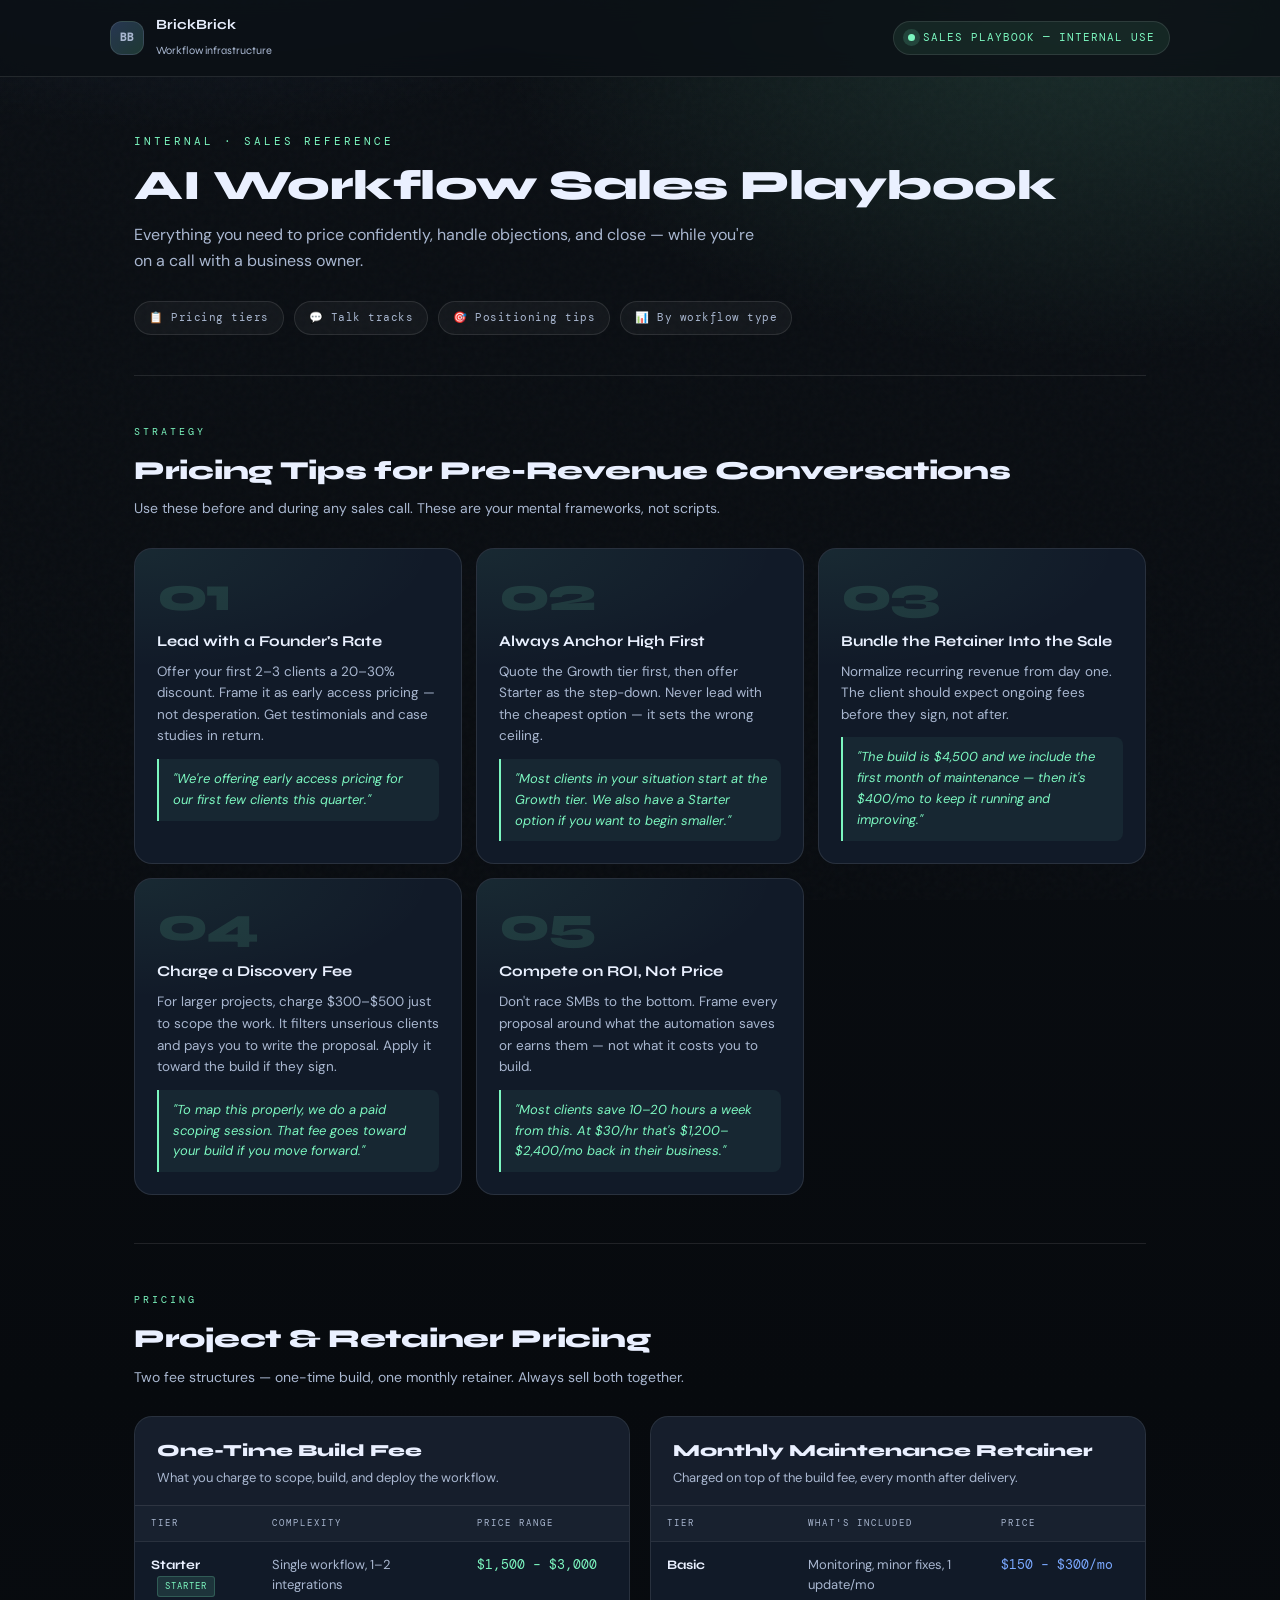
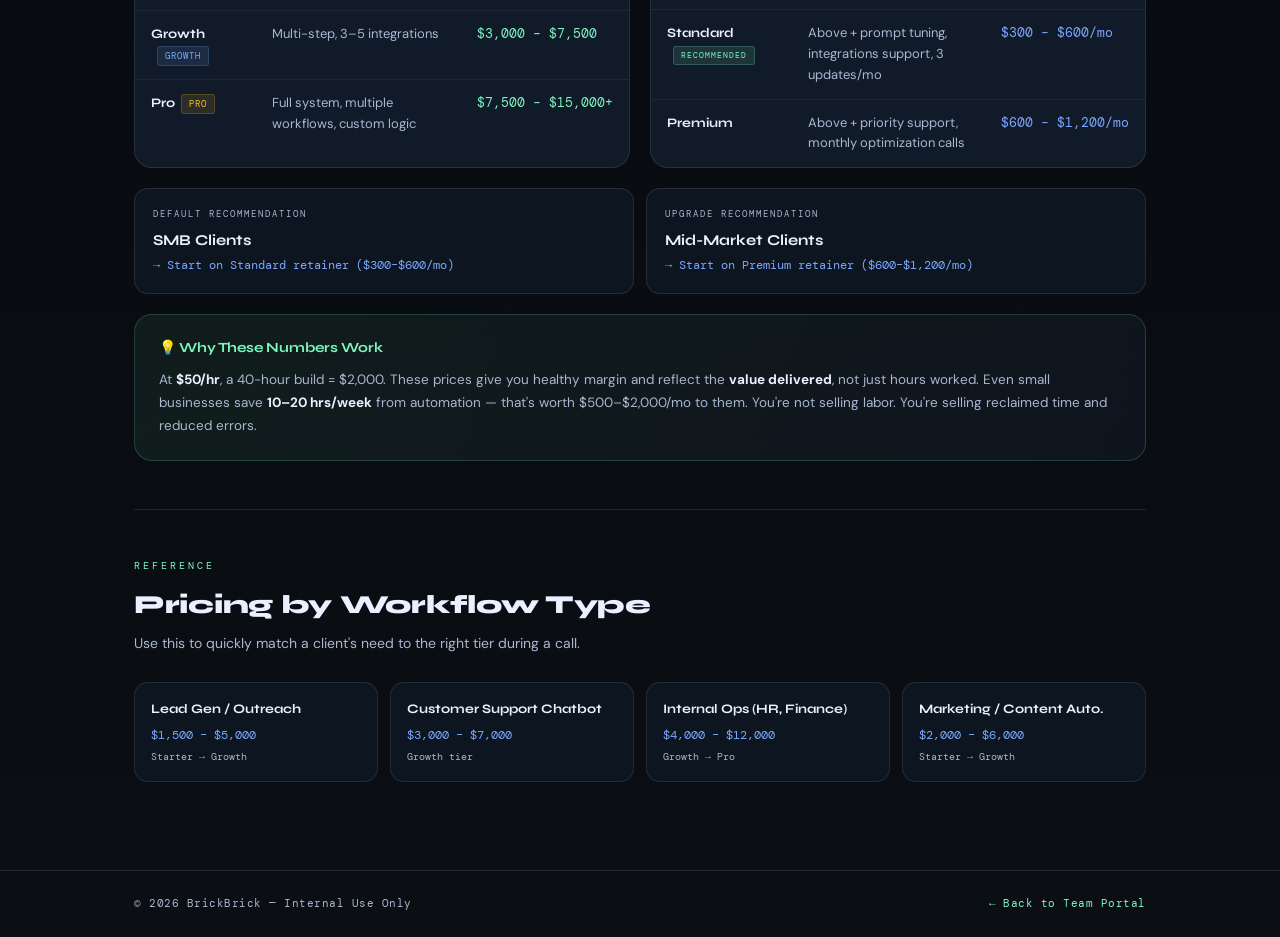
<file: sales_playbook.html>
<!DOCTYPE html>
<html lang="en">
<head>
<meta charset="UTF-8"/>
<meta name="viewport" content="width=device-width, initial-scale=1.0"/>
<title>BrickBrick — Sales Playbook</title>
<link rel="preconnect" href="https://fonts.googleapis.com">
<link href="https://fonts.googleapis.com/css2?family=Syne:wght@400;600;700;800&family=DM+Mono:wght@300;400;500&family=DM+Sans:wght@300;400;500&display=swap" rel="stylesheet">
<style>
:root {
  --bg: #0b0f14;
  --bg2: #0f1622;
  --card: #111a28;
  --card2: #0d1520;
  --text: #eaf0ff;
  --muted: #a9b7d0;
  --line: rgba(255,255,255,.10);
  --accent: #7cf7c0;
  --accent2: #7aa8ff;
  --accent-glow: rgba(124,247,192,.15);
  --accent2-glow: rgba(122,168,255,.15);
  --shadow: 0 18px 60px rgba(0,0,0,.45);
  --radius: 18px;
  --warn: #fbbf24;
  --warn-glow: rgba(251,191,36,.12);
}

* { box-sizing: border-box; margin: 0; padding: 0; }
html { scroll-behavior: smooth; }

body {
  background:
    radial-gradient(1200px 700px at 15% -10%, rgba(122,168,255,.18), transparent 55%),
    radial-gradient(1000px 600px at 85% 0%, rgba(124,247,192,.14), transparent 60%),
    linear-gradient(180deg, var(--bg), #070a0e 55%, var(--bg));
  color: var(--text);
  font-family: 'DM Sans', sans-serif;
  min-height: 100vh;
  line-height: 1.6;
}

body::before {
  content: '';
  position: fixed;
  inset: 0;
  background-image: url("data:image/svg+xml,%3Csvg viewBox='0 0 200 200' xmlns='http://www.w3.org/2000/svg'%3E%3Cfilter id='n'%3E%3CfeTurbulence type='fractalNoise' baseFrequency='0.85' numOctaves='4' stitchTiles='stitch'/%3E%3C/filter%3E%3Crect width='100%25' height='100%25' filter='url(%23n)' opacity='0.025'/%3E%3C/svg%3E");
  pointer-events: none;
  z-index: 0;
}

.wrap { max-width: 1060px; margin: 0 auto; padding: 0 24px; position: relative; z-index: 1; }

/* ─── HEADER ──────────────────────────────────── */
.header {
  position: sticky;
  top: 0;
  z-index: 50;
  backdrop-filter: blur(12px);
  background: rgba(11,15,20,.80);
  border-bottom: 1px solid var(--line);
}

.header-inner {
  display: flex;
  align-items: center;
  justify-content: space-between;
  padding: 14px 0;
}

.brand {
  display: flex;
  align-items: center;
  gap: 12px;
  font-family: 'Syne', sans-serif;
  font-weight: 700;
}

.brand-badge {
  width: 34px; height: 34px;
  border-radius: 12px;
  border: 1px solid var(--line);
  background: linear-gradient(135deg, rgba(122,168,255,.25), rgba(124,247,192,.18));
  display: grid;
  place-items: center;
  font-size: 11px;
  color: var(--muted);
  font-family: 'DM Mono', monospace;
}

.brand-text strong { font-size: 14px; display: block; }
.brand-text small { font-size: 11px; color: var(--muted); font-weight: 400; }

.header-badge {
  display: inline-flex;
  align-items: center;
  gap: 8px;
  padding: 7px 14px;
  border: 1px solid var(--line);
  border-radius: 999px;
  background: rgba(124,247,192,.08);
  font-family: 'DM Mono', monospace;
  font-size: 11px;
  letter-spacing: 1px;
  color: var(--accent);
  text-transform: uppercase;
}

.dot {
  width: 7px; height: 7px;
  border-radius: 50%;
  background: var(--accent);
  box-shadow: 0 0 0 5px rgba(124,247,192,.15);
  animation: pulse 2s infinite;
}

@keyframes pulse {
  0%, 100% { box-shadow: 0 0 0 5px rgba(124,247,192,.15); }
  50% { box-shadow: 0 0 0 8px rgba(124,247,192,.05); }
}

/* ─── HERO ──────────────────────────────────── */
.hero {
  padding: 56px 0 40px;
  animation: fadeUp .5s ease both;
}

@keyframes fadeUp {
  from { opacity: 0; transform: translateY(14px); }
  to { opacity: 1; transform: translateY(0); }
}

.hero-kicker {
  font-family: 'DM Mono', monospace;
  font-size: 11px;
  letter-spacing: 3px;
  text-transform: uppercase;
  color: var(--accent);
  margin-bottom: 12px;
}

.hero h1 {
  font-family: 'Syne', sans-serif;
  font-size: 42px;
  font-weight: 800;
  line-height: 1.08;
  letter-spacing: -0.5px;
  margin-bottom: 14px;
}

.hero p {
  color: var(--muted);
  font-size: 16px;
  max-width: 58ch;
  margin-bottom: 28px;
}

.hero-pills {
  display: flex;
  gap: 10px;
  flex-wrap: wrap;
}

.pill {
  display: inline-flex;
  align-items: center;
  gap: 6px;
  padding: 7px 14px;
  border: 1px solid var(--line);
  border-radius: 999px;
  background: rgba(255,255,255,.04);
  font-family: 'DM Mono', monospace;
  font-size: 11px;
  color: var(--muted);
  letter-spacing: .5px;
}

/* ─── SECTION ──────────────────────────────── */
.section { padding: 48px 0; animation: fadeUp .5s ease both; }
.section:nth-child(2) { animation-delay: .1s; }
.section:nth-child(3) { animation-delay: .2s; }
.section:nth-child(4) { animation-delay: .3s; }

.section-kicker {
  font-family: 'DM Mono', monospace;
  font-size: 10px;
  letter-spacing: 3px;
  text-transform: uppercase;
  color: var(--accent);
  display: block;
  margin-bottom: 10px;
}

.section-title {
  font-family: 'Syne', sans-serif;
  font-size: 26px;
  font-weight: 800;
  letter-spacing: -0.3px;
  margin-bottom: 6px;
}

.section-sub {
  color: var(--muted);
  font-size: 14px;
  margin-bottom: 28px;
  max-width: 60ch;
}

.divider {
  border: none;
  border-top: 1px solid var(--line);
  margin: 0;
}

/* ─── TIPS ──────────────────────────────────── */
.tips-grid {
  display: grid;
  grid-template-columns: repeat(auto-fill, minmax(300px, 1fr));
  gap: 14px;
}

.tip-card {
  background: var(--card);
  border: 1px solid var(--line);
  border-radius: var(--radius);
  padding: 22px;
  position: relative;
  overflow: hidden;
  transition: border-color .2s ease, transform .2s ease;
}

.tip-card:hover {
  border-color: rgba(124,247,192,.25);
  transform: translateY(-2px);
}

.tip-card::before {
  content: '';
  position: absolute;
  inset: -1px;
  background: radial-gradient(500px 200px at 0% 0%, rgba(124,247,192,.07), transparent 60%);
  pointer-events: none;
}

.tip-num {
  font-family: 'Syne', sans-serif;
  font-size: 48px;
  font-weight: 800;
  color: rgba(124,247,192,.12);
  line-height: 1;
  margin-bottom: 10px;
  letter-spacing: -2px;
}

.tip-card h3 {
  font-family: 'Syne', sans-serif;
  font-size: 15px;
  font-weight: 700;
  margin-bottom: 8px;
  color: var(--text);
}

.tip-card p {
  font-size: 13.5px;
  color: var(--muted);
  line-height: 1.6;
}

.tip-card .quote {
  margin-top: 12px;
  padding: 10px 14px;
  border-left: 2px solid var(--accent);
  background: rgba(124,247,192,.06);
  border-radius: 0 8px 8px 0;
  font-size: 13px;
  color: var(--accent);
  font-style: italic;
}

/* ─── PRICING TABLES ──────────────────────────── */
.pricing-section {
  display: grid;
  grid-template-columns: 1fr 1fr;
  gap: 20px;
}

.pricing-block {
  background: var(--card);
  border: 1px solid var(--line);
  border-radius: var(--radius);
  overflow: hidden;
}

.pricing-block-header {
  padding: 20px 22px 16px;
  border-bottom: 1px solid var(--line);
  background: rgba(255,255,255,.02);
}

.pricing-block-header h3 {
  font-family: 'Syne', sans-serif;
  font-size: 17px;
  font-weight: 800;
  margin-bottom: 4px;
}

.pricing-block-header p {
  font-size: 13px;
  color: var(--muted);
}

.pricing-table {
  width: 100%;
  border-collapse: collapse;
}

.pricing-table thead tr {
  background: rgba(255,255,255,.03);
}

.pricing-table th {
  font-family: 'DM Mono', monospace;
  font-size: 9px;
  letter-spacing: 2px;
  text-transform: uppercase;
  color: var(--muted);
  padding: 10px 16px;
  text-align: left;
  border-bottom: 1px solid var(--line);
  font-weight: 400;
}

.pricing-table td {
  padding: 13px 16px;
  font-size: 13px;
  color: var(--muted);
  border-bottom: 1px solid rgba(255,255,255,.05);
  vertical-align: top;
}

.pricing-table tr:last-child td { border-bottom: none; }

.pricing-table tr:hover td {
  background: rgba(255,255,255,.02);
}

.tier-name {
  font-family: 'Syne', sans-serif;
  font-weight: 700;
  color: var(--text);
  font-size: 13px;
}

.price-tag {
  font-family: 'DM Mono', monospace;
  font-size: 13px;
  color: var(--accent);
  white-space: nowrap;
}

.price-tag.monthly {
  color: var(--accent2);
}

.tier-badge {
  display: inline-block;
  font-family: 'DM Mono', monospace;
  font-size: 9px;
  letter-spacing: 1px;
  padding: 2px 7px;
  border-radius: 3px;
  text-transform: uppercase;
  margin-left: 6px;
}

.badge-starter { background: rgba(124,247,192,.12); color: var(--accent); border: 1px solid rgba(124,247,192,.2); }
.badge-growth  { background: rgba(122,168,255,.12); color: var(--accent2); border: 1px solid rgba(122,168,255,.2); }
.badge-pro     { background: rgba(251,191,36,.12);  color: var(--warn);    border: 1px solid rgba(251,191,36,.2); }
.badge-rec     { background: rgba(124,247,192,.12); color: var(--accent); border: 1px solid rgba(124,247,192,.2); font-size: 8px; }

/* ─── BY TYPE TABLE ──────────────────────────── */
.type-grid {
  display: grid;
  grid-template-columns: repeat(auto-fill, minmax(220px, 1fr));
  gap: 12px;
  margin-top: 4px;
}

.type-card {
  background: var(--card2);
  border: 1px solid var(--line);
  border-radius: 14px;
  padding: 16px;
  transition: border-color .2s, transform .2s;
}

.type-card:hover {
  border-color: rgba(122,168,255,.3);
  transform: translateY(-2px);
}

.type-card h4 {
  font-family: 'Syne', sans-serif;
  font-size: 13px;
  font-weight: 700;
  margin-bottom: 6px;
  color: var(--text);
}

.type-card .type-price {
  font-family: 'DM Mono', monospace;
  font-size: 12px;
  color: var(--accent2);
  margin-bottom: 4px;
}

.type-card .type-tier {
  font-family: 'DM Mono', monospace;
  font-size: 10px;
  color: var(--muted);
}

/* ─── RATIONALE BOX ──────────────────────────── */
.rationale {
  background: linear-gradient(135deg, rgba(124,247,192,.07), rgba(122,168,255,.05));
  border: 1px solid rgba(124,247,192,.18);
  border-radius: var(--radius);
  padding: 22px 24px;
  margin-top: 20px;
}

.rationale-title {
  font-family: 'Syne', sans-serif;
  font-size: 14px;
  font-weight: 700;
  color: var(--accent);
  margin-bottom: 10px;
  display: flex;
  align-items: center;
  gap: 8px;
}

.rationale p {
  font-size: 13.5px;
  color: var(--muted);
  line-height: 1.7;
}

.rationale strong { color: var(--text); }

/* ─── RECOMMENDATION BOX ─────────────────────── */
.rec-box {
  display: grid;
  grid-template-columns: 1fr 1fr;
  gap: 12px;
  margin-top: 20px;
}

.rec-card {
  background: var(--card2);
  border: 1px solid var(--line);
  border-radius: 14px;
  padding: 18px;
}

.rec-card .rec-label {
  font-family: 'DM Mono', monospace;
  font-size: 9px;
  letter-spacing: 2px;
  text-transform: uppercase;
  color: var(--muted);
  margin-bottom: 6px;
}

.rec-card .rec-client {
  font-family: 'Syne', sans-serif;
  font-size: 15px;
  font-weight: 700;
  margin-bottom: 4px;
}

.rec-card .rec-tier {
  font-family: 'DM Mono', monospace;
  font-size: 12px;
  color: var(--accent2);
}

/* ─── FOOTER ──────────────────────────────────── */
.footer {
  border-top: 1px solid var(--line);
  padding: 24px 0;
  margin-top: 40px;
}

.footer-inner {
  display: flex;
  align-items: center;
  justify-content: space-between;
}

.footer p {
  font-family: 'DM Mono', monospace;
  font-size: 11px;
  color: var(--muted);
  letter-spacing: .5px;
}

.footer a {
  font-family: 'DM Mono', monospace;
  font-size: 11px;
  color: var(--accent);
  text-decoration: none;
  letter-spacing: .5px;
}

.footer a:hover { text-decoration: underline; }

/* ─── RESPONSIVE ──────────────────────────────── */
@media (max-width: 800px) {
  .pricing-section { grid-template-columns: 1fr; }
  .rec-box { grid-template-columns: 1fr; }
  .hero h1 { font-size: 32px; }
  .header-badge { display: none; }
}

@media (max-width: 520px) {
  .tips-grid { grid-template-columns: 1fr; }
  .type-grid { grid-template-columns: 1fr 1fr; }
}
</style>
</head>
<body>

<!-- HEADER -->
<header class="header">
  <div class="wrap header-inner">
    <div class="brand">
      <div class="brand-badge">BB</div>
      <div class="brand-text">
        <strong>BrickBrick</strong>
        <small>Workflow infrastructure</small>
      </div>
    </div>
    <div class="header-badge">
      <span class="dot"></span>
      Sales Playbook — Internal Use
    </div>
  </div>
</header>

<!-- HERO -->
<div class="wrap">
  <section class="hero">
    <div class="hero-kicker">Internal · Sales Reference</div>
    <h1>AI Workflow Sales Playbook</h1>
    <p>Everything you need to price confidently, handle objections, and close — while you're on a call with a business owner.</p>
    <div class="hero-pills">
      <span class="pill">📋 Pricing tiers</span>
      <span class="pill">💬 Talk tracks</span>
      <span class="pill">🎯 Positioning tips</span>
      <span class="pill">📊 By workflow type</span>
    </div>
  </section>

  <hr class="divider">

  <!-- TIPS SECTION -->
  <section class="section">
    <span class="section-kicker">Strategy</span>
    <div class="section-title">Pricing Tips for Pre-Revenue Conversations</div>
    <p class="section-sub">Use these before and during any sales call. These are your mental frameworks, not scripts.</p>

    <div class="tips-grid">

      <div class="tip-card">
        <div class="tip-num">01</div>
        <h3>Lead with a Founder's Rate</h3>
        <p>Offer your first 2–3 clients a 20–30% discount. Frame it as early access pricing — not desperation. Get testimonials and case studies in return.</p>
        <div class="quote">"We're offering early access pricing for our first few clients this quarter."</div>
      </div>

      <div class="tip-card">
        <div class="tip-num">02</div>
        <h3>Always Anchor High First</h3>
        <p>Quote the Growth tier first, then offer Starter as the step-down. Never lead with the cheapest option — it sets the wrong ceiling.</p>
        <div class="quote">"Most clients in your situation start at the Growth tier. We also have a Starter option if you want to begin smaller."</div>
      </div>

      <div class="tip-card">
        <div class="tip-num">03</div>
        <h3>Bundle the Retainer Into the Sale</h3>
        <p>Normalize recurring revenue from day one. The client should expect ongoing fees before they sign, not after.</p>
        <div class="quote">"The build is $4,500 and we include the first month of maintenance — then it's $400/mo to keep it running and improving."</div>
      </div>

      <div class="tip-card">
        <div class="tip-num">04</div>
        <h3>Charge a Discovery Fee</h3>
        <p>For larger projects, charge $300–$500 just to scope the work. It filters unserious clients and pays you to write the proposal. Apply it toward the build if they sign.</p>
        <div class="quote">"To map this properly, we do a paid scoping session. That fee goes toward your build if you move forward."</div>
      </div>

      <div class="tip-card">
        <div class="tip-num">05</div>
        <h3>Compete on ROI, Not Price</h3>
        <p>Don't race SMBs to the bottom. Frame every proposal around what the automation saves or earns them — not what it costs you to build.</p>
        <div class="quote">"Most clients save 10–20 hours a week from this. At $30/hr that's $1,200–$2,400/mo back in their business."</div>
      </div>

    </div>
  </section>

  <hr class="divider">

  <!-- PRICING SECTION -->
  <section class="section">
    <span class="section-kicker">Pricing</span>
    <div class="section-title">Project & Retainer Pricing</div>
    <p class="section-sub">Two fee structures — one-time build, one monthly retainer. Always sell both together.</p>

    <div class="pricing-section">

      <!-- BUILD FEES -->
      <div class="pricing-block">
        <div class="pricing-block-header">
          <h3>One-Time Build Fee</h3>
          <p>What you charge to scope, build, and deploy the workflow.</p>
        </div>
        <table class="pricing-table">
          <thead>
            <tr>
              <th>Tier</th>
              <th>Complexity</th>
              <th>Price Range</th>
            </tr>
          </thead>
          <tbody>
            <tr>
              <td><span class="tier-name">Starter</span><span class="tier-badge badge-starter">Starter</span></td>
              <td>Single workflow, 1–2 integrations</td>
              <td><span class="price-tag">$1,500 – $3,000</span></td>
            </tr>
            <tr>
              <td><span class="tier-name">Growth</span><span class="tier-badge badge-growth">Growth</span></td>
              <td>Multi-step, 3–5 integrations</td>
              <td><span class="price-tag">$3,000 – $7,500</span></td>
            </tr>
            <tr>
              <td><span class="tier-name">Pro</span><span class="tier-badge badge-pro">Pro</span></td>
              <td>Full system, multiple workflows, custom logic</td>
              <td><span class="price-tag">$7,500 – $15,000+</span></td>
            </tr>
          </tbody>
        </table>
      </div>

      <!-- RETAINER -->
      <div class="pricing-block">
        <div class="pricing-block-header">
          <h3>Monthly Maintenance Retainer</h3>
          <p>Charged on top of the build fee, every month after delivery.</p>
        </div>
        <table class="pricing-table">
          <thead>
            <tr>
              <th>Tier</th>
              <th>What's Included</th>
              <th>Price</th>
            </tr>
          </thead>
          <tbody>
            <tr>
              <td><span class="tier-name">Basic</span></td>
              <td>Monitoring, minor fixes, 1 update/mo</td>
              <td><span class="price-tag monthly">$150 – $300/mo</span></td>
            </tr>
            <tr>
              <td>
                <span class="tier-name">Standard</span>
                <span class="tier-badge badge-rec">Recommended</span>
              </td>
              <td>Above + prompt tuning, integrations support, 3 updates/mo</td>
              <td><span class="price-tag monthly">$300 – $600/mo</span></td>
            </tr>
            <tr>
              <td><span class="tier-name">Premium</span></td>
              <td>Above + priority support, monthly optimization calls</td>
              <td><span class="price-tag monthly">$600 – $1,200/mo</span></td>
            </tr>
          </tbody>
        </table>
      </div>

    </div>

    <!-- RETAINER RECOMMENDATION -->
    <div class="rec-box">
      <div class="rec-card">
        <div class="rec-label">Default recommendation</div>
        <div class="rec-client">SMB Clients</div>
        <div class="rec-tier">→ Start on Standard retainer ($300–$600/mo)</div>
      </div>
      <div class="rec-card">
        <div class="rec-label">Upgrade recommendation</div>
        <div class="rec-client">Mid-Market Clients</div>
        <div class="rec-tier">→ Start on Premium retainer ($600–$1,200/mo)</div>
      </div>
    </div>

    <!-- RATIONALE -->
    <div class="rationale">
      <div class="rationale-title">💡 Why These Numbers Work</div>
      <p>At <strong>$50/hr</strong>, a 40-hour build = $2,000. These prices give you healthy margin and reflect the <strong>value delivered</strong>, not just hours worked. Even small businesses save <strong>10–20 hrs/week</strong> from automation — that's worth $500–$2,000/mo to them. You're not selling labor. You're selling reclaimed time and reduced errors.</p>
    </div>
  </section>

  <hr class="divider">

  <!-- BY WORKFLOW TYPE -->
  <section class="section">
    <span class="section-kicker">Reference</span>
    <div class="section-title">Pricing by Workflow Type</div>
    <p class="section-sub">Use this to quickly match a client's need to the right tier during a call.</p>

    <div class="type-grid">
      <div class="type-card">
        <h4>Lead Gen / Outreach</h4>
        <div class="type-price">$1,500 – $5,000</div>
        <div class="type-tier">Starter → Growth</div>
      </div>
      <div class="type-card">
        <h4>Customer Support Chatbot</h4>
        <div class="type-price">$3,000 – $7,000</div>
        <div class="type-tier">Growth tier</div>
      </div>
      <div class="type-card">
        <h4>Internal Ops (HR, Finance)</h4>
        <div class="type-price">$4,000 – $12,000</div>
        <div class="type-tier">Growth → Pro</div>
      </div>
      <div class="type-card">
        <h4>Marketing / Content Auto.</h4>
        <div class="type-price">$2,000 – $6,000</div>
        <div class="type-tier">Starter → Growth</div>
      </div>
    </div>
  </section>

</div>

<!-- FOOTER -->
<footer class="footer">
  <div class="wrap footer-inner">
    <p>© <span id="year"></span> BrickBrick — Internal Use Only</p>
    <a href="portal.html">← Back to Team Portal</a>
  </div>
</footer>

<script>
  document.getElementById("year").textContent = new Date().getFullYear();
</script>
</body>
</html>
</file>
